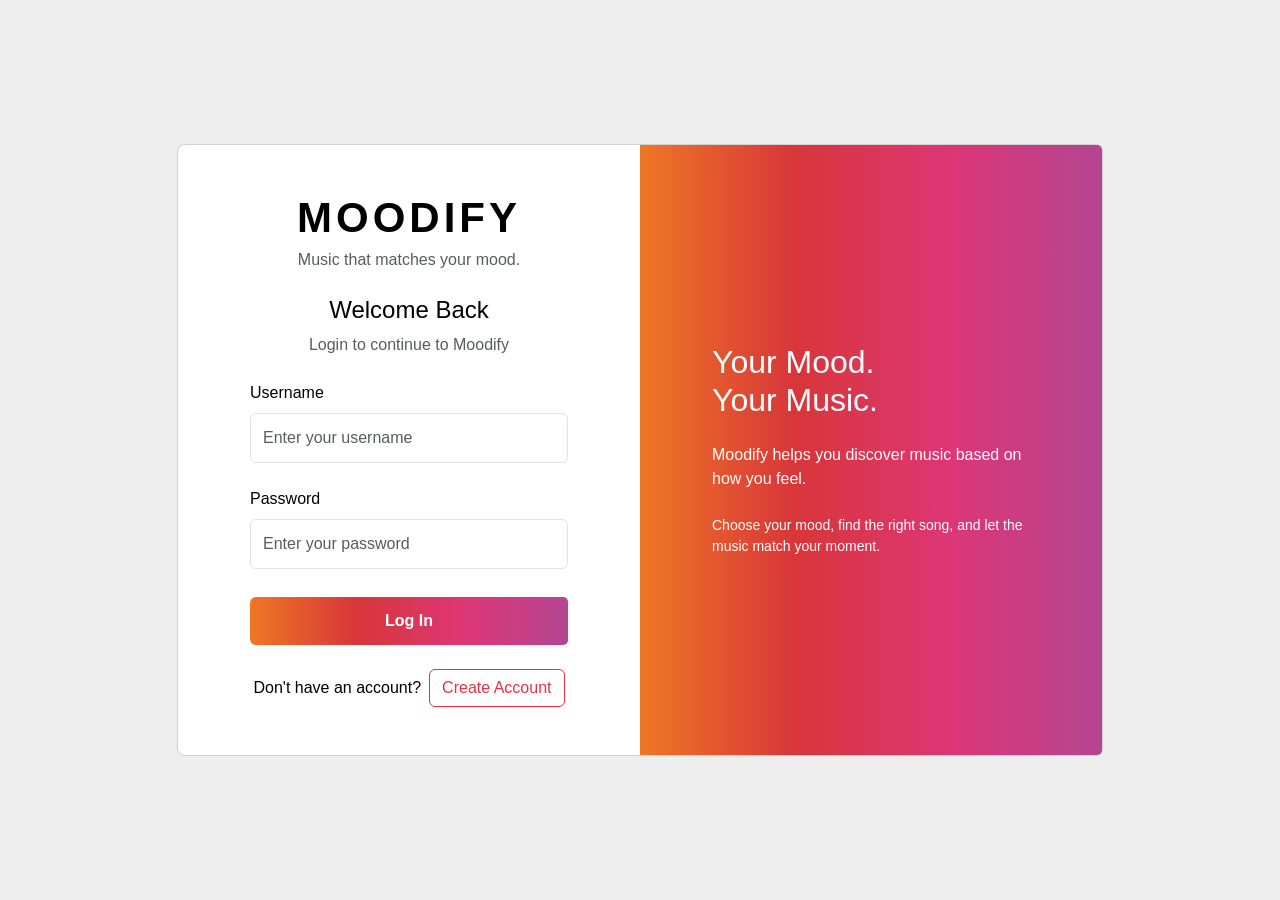
<file: index.html>
<!DOCTYPE html>
<html lang="en">
<head>
    <meta charset="UTF-8">

    <meta
        name="viewport"
        content="width=device-width, initial-scale=1.0"
    >

    <title>Moodify</title>
</head>

<body>

    <script>
        const currentUser =
            localStorage.getItem("currentUser");

        if (currentUser) {

            window.location.href = "home.html";

        } else {

            window.location.href = "login-regis.html";

        }
    </script>

</body>
</html>
</file>
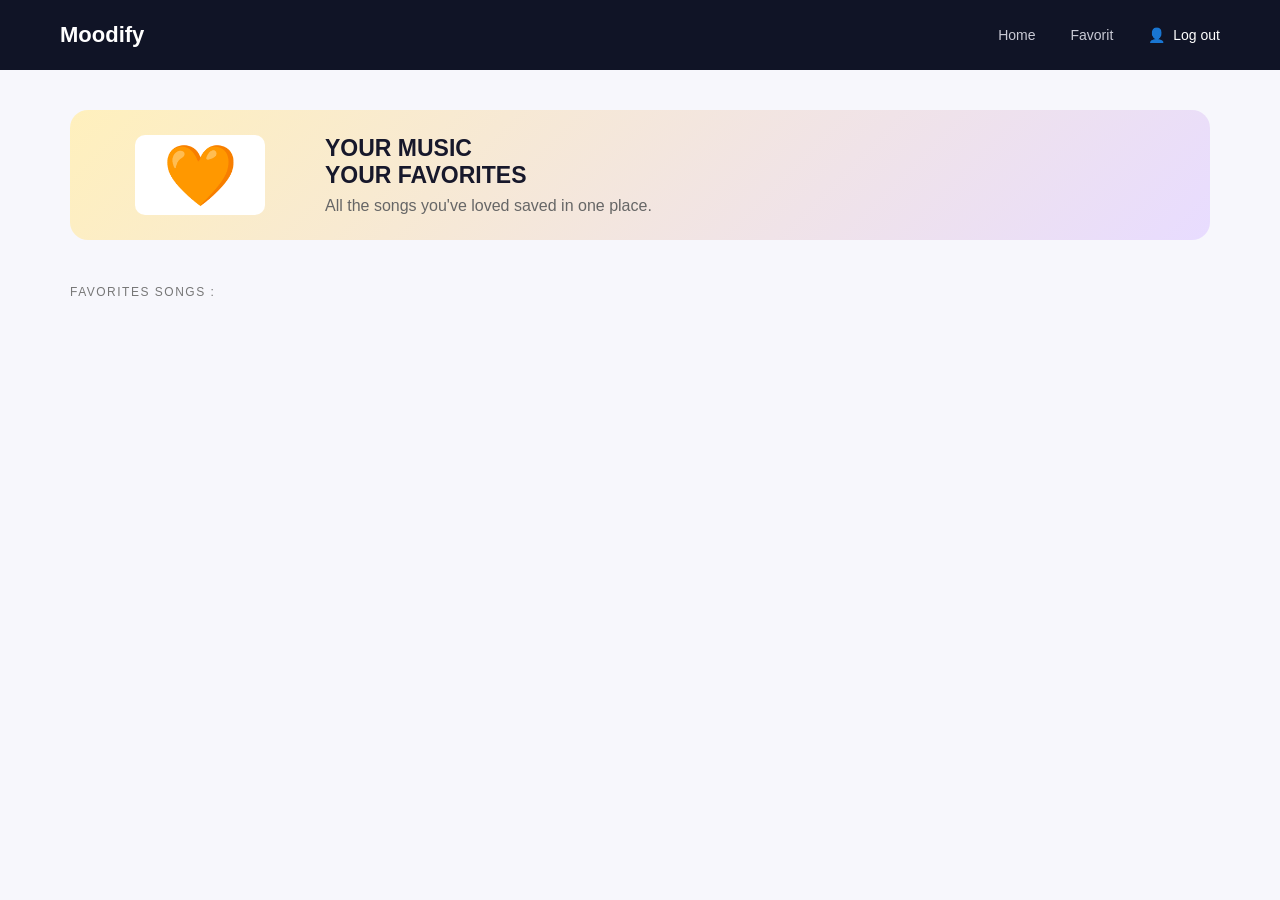
<file: favorit.html>
<!DOCTYPE html>
<html lang="en">
<head>
    <meta charset="UTF-8">
    <meta name="viewport" content="width=device-width, initial-scale=1.0">

    <title>Moodify - Favorite</title>

    <link rel="stylesheet" href="css/favorit.css">
</head>

<body>
    <!-- NAVBAR -->
    <div id="navbar"></div>

    <!-- MAIN -->
    <main class="container">

        <!-- MOOD HEADER -->
        <section class="hero-header">
            <div class="heart-icon">
                &#129505;
            </div>

            <div>
                <h1>
                    YOUR MUSIC <br>
                    YOUR FAVORITES
                </h1>
                <p>
                    All the songs you've loved saved in one place.
                </p>
            </div>
        </section>


        <!-- FAV SONGS -->
        <div class="word">
            <p>
                FAVORITES SONGS :
            </p>
        </div>

        <!-- SONG CARDS -->
        <div id="songContainer" class="song-container">
            <!-- Javascript akan memasukkan lagu di sini -->
        </div>

        <!-- SONG DETAIL -->
        <section id="songDetail" class="song-detail hidden">
            <button id="closeDetail" class="back-button">
                ← Back
            </button>

            <div class="detail-content">
                <div id="detailCover" class="detail-cover">
                </div>
                <div class="detail-info">
                    <small>NOW SELECTED</small>
                    <h2 id="detailTitle"></h2>
                    <h3 id="detailArtist"></h3>
                    <div class="tags">
                        <span id="detailMood"></span>
                        <span id="detailGenre"></span>
                    </div>
                    <p id="detailDescription"></p>
                    <button id="playButton" class="play-button">
                        ▶ Play Song
                    </button>
                </div>
            </div>
        </section>
    </main>

        <!-- YOUTUBE POPUP -->
        <div id="youtubeModal" class="modal hidden">
            <div class="modal-background">
            </div>
                <div class="youtube-popup">
                    
                    <div class="popup-header">
                        <span>Now Playing</span>
                        <button id="closeModal">
                            ✕
                        </button>
                    </div>

                    <div class="video-container">
                        <iframe
                            id="youtubeFrame"
                            allow="autoplay; encrypted-media; picture-in-picture"
                            allowfullscreen
                            referrerpolicy="strict-origin-when-cross-origin">
                        </iframe>
                    </div>
                </div>    
        </div>

    <script src="js/favorit.js"></script>
    <script src="js/navbar.js"></script>

</body>
</html>
</file>
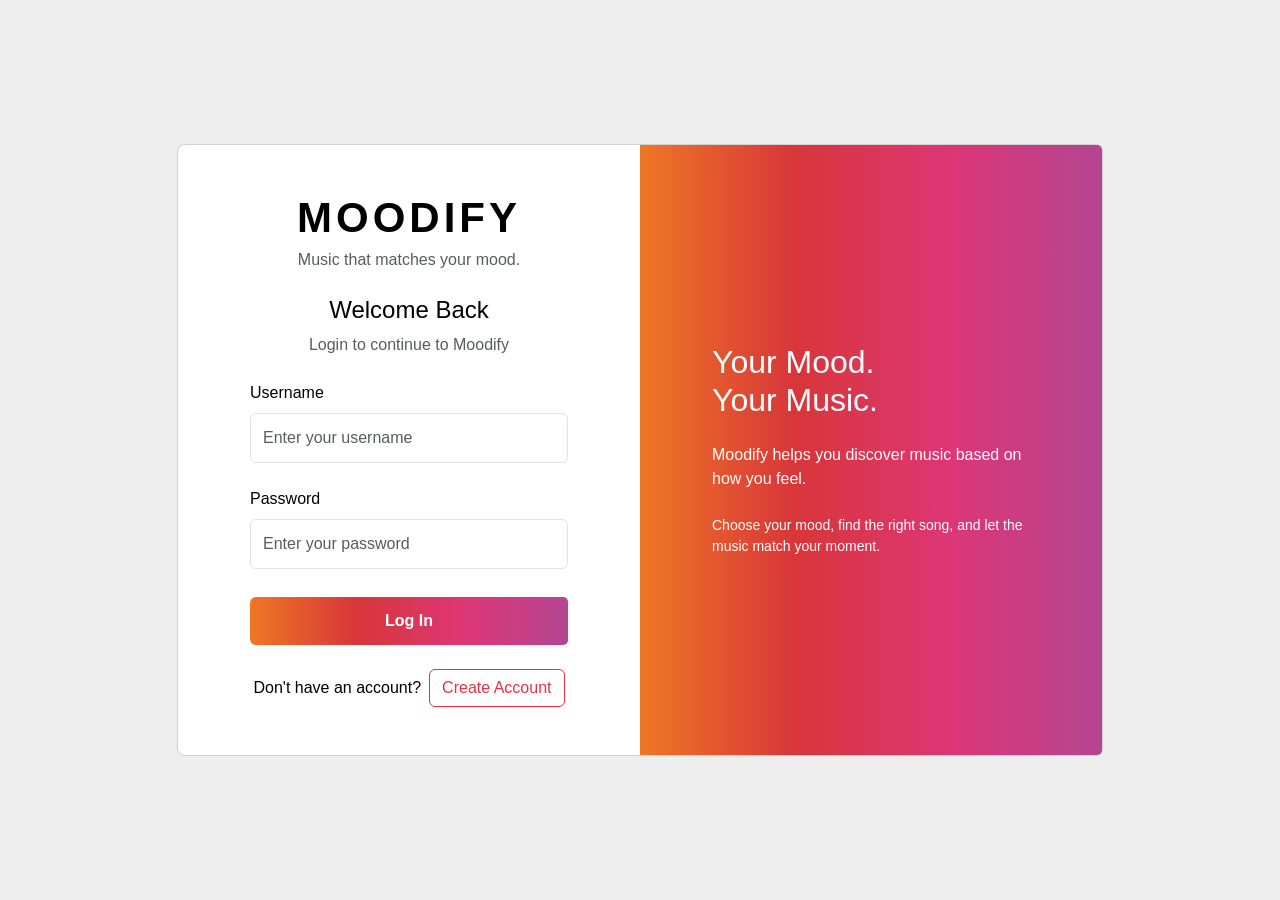
<file: login-regis.html>
<!DOCTYPE html>
<html lang="en">
<head>
    <meta charset="UTF-8">
    <meta name="viewport" content="width=device-width, initial-scale=1.0">
    <title>Moodify - Login</title>
    <link
        href="https://cdn.jsdelivr.net/npm/bootstrap@5.3.3/dist/css/bootstrap.min.css"
        rel="stylesheet"
    >
    <link rel="stylesheet" href="css/login.css">
</head>

<body>

<section class="auth-section gradient-form">
    <div class="container py-5 h-100">
        <div class="row d-flex justify-content-center align-items-center h-100">
            <div class="col-xl-10">

                <div class="card rounded-3 text-black">
                    <div class="row g-0">

                        <!-- LEFT SIDE -->
                        <div class="col-lg-6">
                            <div class="card-body p-md-5 mx-md-4">

                                <!-- LOGO -->
                                <div class="text-center mb-4">
                                    <h1 class="moodify-logo">MOODIFY</h1>
                                    <p class="text-muted">
                                        Music that matches your mood.
                                    </p>
                                </div>


                                <!-- ================= LOGIN ================= -->
                                <div id="loginForm">

                                    <div class="text-center mb-4">
                                        <h4>Welcome Back</h4>
                                        <p class="text-muted">
                                            Login to continue to Moodify
                                        </p>
                                    </div>

                                    <form id="login">

                                        <!-- Username / Email -->
                                        <div class="mb-4">
                                            <label
                                                for="loginUsername"
                                                class="form-label"
                                            >
                                                Username
                                            </label>

                                            <input
                                                type="text"
                                                id="loginUsername"
                                                class="form-control"
                                                placeholder="Enter your username"
                                                required
                                            >
                                        </div>


                                        <!-- Password -->
                                        <div class="mb-4">
                                            <label
                                                for="loginPassword"
                                                class="form-label"
                                            >
                                                Password
                                            </label>

                                            <input
                                                type="password"
                                                id="loginPassword"
                                                class="form-control"
                                                placeholder="Enter your password"
                                                required
                                            >
                                        </div>


                                        <!-- Login Button -->
                                        <div class="text-center pt-1 mb-4">
                                            <button
                                                type="submit"
                                                class="btn btn-primary btn-block w-100 gradient-custom-2"
                                            >
                                                Log In
                                            </button>
                                        </div>

                                    </form>


                                    <!-- Register -->
                                    <div class="d-flex align-items-center justify-content-center">
                                        <p class="mb-0 me-2">
                                            Don't have an account?
                                        </p>

                                        <button
                                            type="button"
                                            id="showRegister"
                                            class="btn btn-outline-danger"
                                        >
                                            Create Account
                                        </button>
                                    </div>

                                </div>



                                <!-- ================= REGISTER ================= -->
                                <div id="registerForm" class="d-none">

                                    <div class="text-center mb-4">
                                        <h4>Create Account</h4>
                                        <p class="text-muted">
                                            Join Moodify and discover your music
                                        </p>
                                    </div>

                                    <form id="register">

                                        <!-- Username -->
                                        <div class="mb-3">
                                            <label
                                                for="registerUsername"
                                                class="form-label"
                                            >
                                                Username
                                            </label>

                                            <input
                                                type="text"
                                                id="registerUsername"
                                                class="form-control"
                                                placeholder="Choose a username"
                                                required
                                            >
                                        </div>


                                        <!-- Email -->
                                        <div class="mb-3">
                                            <label
                                                for="registerEmail"
                                                class="form-label"
                                            >
                                                Email
                                            </label>

                                            <input
                                                type="email"
                                                id="registerEmail"
                                                class="form-control"
                                                placeholder="Enter your email"
                                                required
                                            >
                                        </div>


                                        <!-- Password -->
                                        <div class="mb-3">
                                            <label
                                                for="registerPassword"
                                                class="form-label"
                                            >
                                                Password
                                            </label>

                                            <input
                                                type="password"
                                                id="registerPassword"
                                                class="form-control"
                                                placeholder="Create a password"
                                                required
                                            >
                                        </div>


                                        <!-- Confirm Password -->
                                        <div class="mb-4">
                                            <label
                                                for="confirmPassword"
                                                class="form-label"
                                            >
                                                Confirm Password
                                            </label>

                                            <input
                                                type="password"
                                                id="confirmPassword"
                                                class="form-control"
                                                placeholder="Confirm your password"
                                                required
                                            >
                                        </div>


                                        <!-- Register Button -->
                                        <div class="text-center pt-1 mb-4">
                                            <button
                                                type="submit"
                                                class="btn btn-primary btn-block w-100 gradient-custom-2"
                                            >
                                                Register
                                            </button>
                                        </div>

                                    </form>


                                    <!-- Back to Login -->
                                    <div class="d-flex align-items-center justify-content-center">
                                        <p class="mb-0 me-2">
                                            Already have an account?
                                        </p>

                                        <button
                                            type="button"
                                            id="showLogin"
                                            class="btn btn-outline-danger"
                                        >
                                            Login
                                        </button>
                                    </div>

                                </div>

                            </div>
                        </div>


                        <!-- RIGHT SIDE -->
                        <div class="col-lg-6 d-flex align-items-center gradient-custom-2">

                            <div class="text-white px-3 py-4 p-md-5 mx-md-4">

                                <h2 class="mb-4">
                                    Your Mood.
                                    <br>
                                    Your Music.
                                </h2>

                                <p class="mb-4">
                                    Moodify helps you discover music based on
                                    how you feel.
                                </p>

                                <p class="small mb-0">
                                    Choose your mood, find the right song,
                                    and let the music match your moment.
                                </p>

                            </div>

                        </div>

                    </div>
                </div>

            </div>
        </div>
    </div>
</section>


<!-- JavaScript -->
<script src="js/auth.js"></script>

</body>
</html>
</file>
<file: css/favorit.css>
* {
    margin: 0;
    padding: 0;
    box-sizing: border-box;
}

body {
    font-family: Arial, sans-serif;
    background: #f7f7fc;
    color: #17182b;
}


/* =========================
   NAVBAR
========================= */

.navbar {
    height: 70px;
    background: #101426;

    display: flex;
    align-items: center;
    justify-content: space-between;

    padding: 0 60px;

    color: white;
}


.logo {
    display: flex;
    align-items: center;

    font-size: 22px;
    font-weight: bold;
}


.logo-icon {
    color: #a875ff;
    margin-right: 10px;
    font-size: 28px;
}


.nav-menu {
    display: flex;
    align-items: center;
    gap: 35px;
}


.nav-menu a {
    color: #c9cad5;
    text-decoration: none;

    font-size: 14px;
}


.nav-menu a.active {
    color: white;
    border-bottom: 2px solid #8c5cf6;

    padding-bottom: 6px;
}


/* SEARCH */

.search-box {
    width: 220px;
    height: 38px;

    border-radius: 20px;

    background: #20263b;

    display: flex;
    align-items: center;

    padding: 0 15px;

    color: #aaa;
}


.search-box input {
    width: 100%;

    border: none;
    outline: none;

    background: transparent;

    color: white;

    margin-left: 8px;
}


/* PROFILE */

.profile {
    display: flex;
    align-items: center;
    gap: 8px;

    font-size: 14px;
}


/* =========================
   MAIN
========================= */

.container {
    max-width: 1200px;

    margin: 40px auto;

    padding: 0 30px;
}


/* =========================
   HERO HEADER
========================= */

.hero-header {
    display: flex;
    align-items: center;
    gap: 20px;
    padding: 25px;
    border-radius: 18px;
    background: linear-gradient(
        135deg,
        #fff0bd,
        #e8dcff
    );
    margin-bottom: 45px;
}

.heart-icon {
    background-color: white;
    font-size: 60px;
    width: 130px;
    height: 80px;
    border-radius: 10px;
    display: flex;
    justify-content: center;
    align-items: center;
    margin-left: 40px;
    margin-right: 40px;
}

.hero-header h1 {
    font-size: 23px;
    margin-bottom: 8px;
}

.hero-header p {
    color: #666;
}


/* =========================
   FAV SONGS
========================= */

.word {
    font-size: 12px;
    color: #777;
    letter-spacing: 1.5px;
    margin-bottom: 8px;
}

/* =========================
   SONG CARDS
========================= */

.song-container {
    display: grid;
    grid-template-columns: repeat(4, 1fr);
    gap: 22px;
    margin-top: 20px;
}

.song-card {
    background: white;
    border-radius: 15px;
    overflow: hidden;
    box-shadow: 0 5px 20px rgba(0, 0, 0, 0.06);
    transition: 0.2s;
}

.song-card:hover {
    transform: translateY(-5px);
    box-shadow: 0 10px 25px rgba(0, 0, 0, 0.1);
}

.song-cover {
    height: 220px;
    display: flex;
    align-items: center;
    justify-content: center;
    font-size: 65px;
    background: linear-gradient(
        135deg,
        #8c67f5,
        #d4b8ff
    );
}

.song-info {
    padding: 18px;
}

.song-info h3 {
    font-size: 16px;
    margin-bottom: 5px;
}

.song-info p {
    font-size: 13px;
    color: #777;
    margin-bottom: 15px;
}

.song-actions {
    display: flex;
    align-items: center;
    gap: 10px;
}

.card-play {
    border: none;
    background: #7651e8;
    color: white;
    width: 40px;
    height: 40px;
    border-radius: 50%;
    cursor: pointer;
}

.card-detail {
    border: none;
    background: transparent;
    color: #7651e8;
    cursor: pointer;
    font-size: 13px;
    margin-left: 96px;
}

.card-delete {
    border: none;
    background: transparent;
    cursor: pointer;
    font-size: 16px;
}

.song-title-row {
    display: flex;
    align-items: center;
    justify-content: space-between;
}

/* =========================
   VIEW DETAILS
========================= */

.song-detail {
    margin-top: 50px;
    background: #111629;
    color: white;
    padding: 35px;
    border-radius: 20px;
}

.back-button {
    background: transparent;
    border: none;
    color: #ccc;
    cursor: pointer;
    margin-bottom: 30px;
    font-size: 14px;
}

.detail-content {
    display: flex;
    gap: 40px;
    align-items: center;
}

.detail-cover {
    width: 300px;
    height: 300px;
    border-radius: 15px;
    display: flex;
    align-items: center;
    justify-content: center;
    font-size: 100px;
    background: linear-gradient(135deg, #7651e8, #e3b8ff);
}

.detail-info {
    max-width: 500px;
}

.detail-info h2 {
    font-size: 40px;
    margin-bottom: 8px;
}

.detail-info h3 {
    color: #bbb;
    margin-bottom: 20px;
}

.tags {
    display: flex;
    gap: 10px;
    margin-bottom: 20px;
}

.tags span {
    padding: 6px 12px;
    border-radius: 20px;
    background: #2b3046;
    color: #ccc;
    font-size: 12px;
}

.detail-info p {
    color: #bbb;
    line-height: 1.6;
    margin-bottom: 25px;
}

.play-button {
    border: none;
    background: #8b5cf6;
    color: white;
    padding: 14px 28px;
    border-radius: 10px;
    cursor: pointer;
    font-size: 15px;
    font-weight: bold;
}

.hidden {
    display: none;
}

/* =========================
   UTILITY
========================= */

.hidden {
    display: none;
}

/* =========================
   RESPONSIVE
========================= */

@media (max-width: 900px) {
    .navbar {
        padding: 0 25px;
    }
    .nav-menu {
        gap: 15px;
    }
    .search-box {
        width: 150px;
    }
    .song-container {
        grid-template-columns:
            repeat(2, 1fr);
    }
}


@media (max-width: 600px) {
    .navbar {
        padding: 0 15px;
    }
    .nav-menu a {
        display: none;
    }
    .profile span {
        display: none;
    }
    .search-box {
        width: 140px;
    }
    .container {
        padding: 0 15px;
    }
    .song-container {
        grid-template-columns: 1fr;
    }
    .detail-content {
        flex-direction: column;
    }
    .detail-cover {
        width: 220px;
        height: 220px;
    }
    .detail-info h2 {
        font-size: 28px;
    }
}

/* =========================
   VIEW DETAILS
========================= */

.modal {
    position: fixed;
    inset: 0;
    display: flex;
    align-items: center;
    justify-content: center;
    z-index: 1000;
}

.modal-background {
    position: absolute;
    inset: 0;
    background: rgba(0, 0, 0, 0.75);
}

.youtube-popup {
    position: relative;
    width: 800px;
    max-width: 90%;
    background: #101426;
    border-radius: 15px;
    overflow: hidden;
    z-index: 2;
}

.popup-header {
    height: 55px;
    padding: 0 20px;
    display: flex;
    align-items: center;
    justify-content: space-between;
    color: white;
}

.popup-header button {
    border: none;
    background: transparent;
    color: white;
    cursor: pointer;
    font-size: 18px;
}

.video-container {
    position: relative;
    width: 100%;
    padding-top: 56.25%;
}

.video-container iframe {
    position: absolute;
    inset: 0;
    width: 100%;
    height: 100%;
    border: none;
}

.hidden {
    display: none;
}
</file>
<file: css/login.css>
body {
    margin: 0;
    font-family: Arial, Helvetica, sans-serif;
    background-color: #eee;
}


/* =========================
   MAIN SECTION
========================= */

.gradient-form {
    min-height: 100vh;
}


/* =========================
   MOODIFY LOGO
========================= */

.moodify-logo {
    font-size: 42px;
    font-weight: 800;
    letter-spacing: 4px;
    margin-bottom: 5px;
}


/* =========================
   GRADIENT
========================= */

.gradient-custom-2 {

    /* fallback */
    background: #fccb90;

    /* Chrome 10-25, Safari 5.1-6 */
    background: -webkit-linear-gradient(
        to right,
        #ee7724,
        #d8363a,
        #dd3675,
        #b44593
    );

    /* W3C */
    background: linear-gradient(
        to right,
        #ee7724,
        #d8363a,
        #dd3675,
        #b44593
    );
}


/* =========================
   BUTTON
========================= */

.gradient-custom-2.btn {
    border: none;
    color: white;
    font-weight: 600;
    padding: 12px;
}

.gradient-custom-2.btn:hover {
    opacity: 0.9;
}


/* =========================
   INPUT
========================= */

.form-control {
    padding: 12px;
}

.form-control:focus {
    box-shadow: none;
    border-color: #d8363a;
}


/* =========================
   DESKTOP
========================= */

@media (min-width: 768px) {

    .gradient-form {
        height: 100vh !important;
    }

}


/* =========================
   RIGHT CARD
========================= */

@media (min-width: 769px) {

    .gradient-custom-2 {
        border-top-right-radius: .3rem;
        border-bottom-right-radius: .3rem;
    }

}


/* =========================
   MOBILE
========================= */

@media (max-width: 768px) {

    .gradient-custom-2 {
        display: none !important;
    }

    .card-body {
        padding: 40px 25px !important;
    }

    .moodify-logo {
        font-size: 34px;
    }

}
</file>
